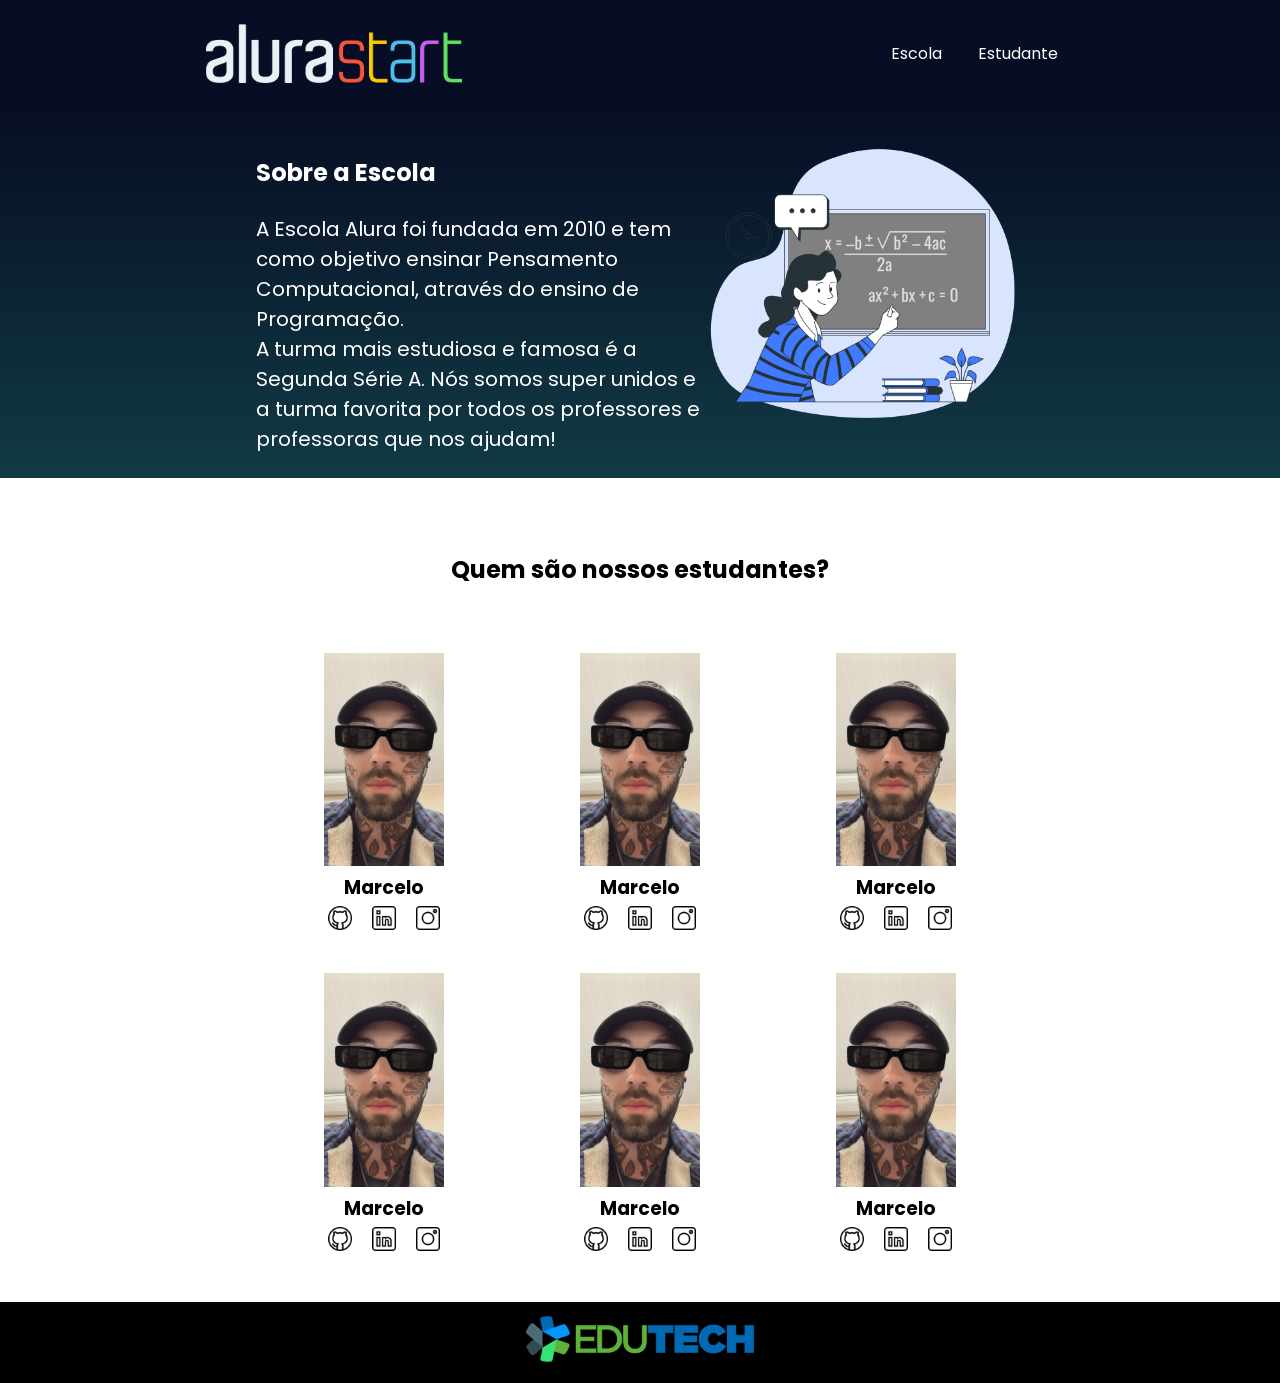
<file: index.html>
<!DOCTYPE html>
<html lang="en">

<head>
    <meta charset="UTF-8">
    <meta http-equiv="X-UA-Compatible" content="IE=edge">
    <meta name="viewport" content="width=device-width, initial-scale=1.0">
    <title>Site do Alura</title>
    <link rel="stylesheet" href="style.css">
    <link rel="preconnect" href="https://fonts.googleapis.com">
    <link rel="preconnect" href="https://fonts.gstatic.com" crossorigin>
    <link href="https://fonts.googleapis.com/css2?family=Poppins&display=swap" rel="stylesheet">
</head>

<body>

    <header class="cabecalho">

        <img class="cabecalho-imagem" src="alurastart logo.png" alt="logo da alura start">
        <ul class="cabecalho-lista">
            <li class="cabecalho-lista-item"><a href="#escola">Escola</a></li>
            <li class="cabecalho-lista-item"><a href="#estudante">Estudante</a></li>
        </ul>

    </header>

    <section id="escola">
        <div class="escola-div-conteudo">
            <h2 class="escola-titulo">Sobre a Escola</h2>
            <p class="escola-texto-um">A Escola Alura foi fundada em 2010 e tem como objetivo ensinar Pensamento
                Computacional, através do ensino de Programação.</p>
            <p class="escola-texto-dois">A turma mais estudiosa e famosa é a Segunda Série A. Nós somos super unidos e a
                turma favorita por todos os professores e professoras que nos ajudam!</p>
        </div>
        <img class="escola-imagem" src="Formula-bro.png" alt="imagem que representa uma professora em sala de aula">
    </section>

    <section id="estudante">
        <h2 class="estudante-titulo">Quem são nossos estudantes?</h2>
        <div class="estudante-todos">
            <span></span>
            <div class="estudante-div">
                <img class="estudante-imagem" src="Marcelo.jpeg" alt="foto do marcelo">
                <h3 class="estudante-nome">Marcelo</h3>
                <a href="https://github.com/marcelopaludetto"><img class="estudante-icone" src="github.png"
                        alt="icone github"></a>
                <a href="https://linkedin.com/marcelopaludetto"><img class="estudante-icone" src="linkedin.png"
                        alt="icone linkedin"></a>
                <a href="https://instagram.com/marcelopaludetto"><img class="estudante-icone" src="instagram.png"
                        alt="icone instagram"></a>
            </div>

            <div class="estudante-div">
                <img class="estudante-imagem" src="Marcelo.jpeg" alt="foto do marcelo">
                <h3 class="estudante-nome">Marcelo</h3>
                <a href="https://github.com/marcelopaludetto"><img class="estudante-icone" src="github.png"
                        alt="icone github"></a>
                <a href="https://linkedin.com/marcelopaludetto"><img class="estudante-icone" src="linkedin.png"
                        alt="icone linkedin"></a>
                <a href="https://instagram.com/marcelopaludetto"><img class="estudante-icone" src="instagram.png"
                        alt="icone instagram"></a>
            </div>

            <div class="estudante-div">
                <img class="estudante-imagem" src="Marcelo.jpeg" alt="foto do marcelo">
                <h3 class="estudante-nome">Marcelo</h3>
                <a href="https://github.com/marcelopaludetto"><img class="estudante-icone" src="github.png"
                        alt="icone github"></a>
                <a href="https://linkedin.com/marcelopaludetto"><img class="estudante-icone" src="linkedin.png"
                        alt="icone linkedin"></a>
                <a href="https://instagram.com/marcelopaludetto"><img class="estudante-icone" src="instagram.png"
                        alt="icone instagram"></a>
            </div>

            <span></span>
            <span></span>

            <div class="estudante-div">
                <img class="estudante-imagem" src="Marcelo.jpeg" alt="foto do marcelo">
                <h3 class="estudante-nome">Marcelo</h3>
                <a href="https://github.com/marcelopaludetto"><img class="estudante-icone" src="github.png"
                        alt="icone github"></a>
                <a href="https://linkedin.com/marcelopaludetto"><img class="estudante-icone" src="linkedin.png"
                        alt="icone linkedin"></a>
                <a href="https://instagram.com/marcelopaludetto"><img class="estudante-icone" src="instagram.png"
                        alt="icone instagram"></a>
            </div>

            <div class="estudante-div">
                <img class="estudante-imagem" src="Marcelo.jpeg" alt="foto do marcelo">
                <h3 class="estudante-nome">Marcelo</h3>
                <a href="https://github.com/marcelopaludetto"><img class="estudante-icone" src="github.png"
                        alt="icone github"></a>
                <a href="https://linkedin.com/marcelopaludetto"><img class="estudante-icone" src="linkedin.png"
                        alt="icone linkedin"></a>
                <a href="https://instagram.com/marcelopaludetto"><img class="estudante-icone" src="instagram.png"
                        alt="icone instagram"></a>
            </div>

            <div class="estudante-div">
                <img class="estudante-imagem" src="Marcelo.jpeg" alt="foto do marcelo">
                <h3 class="estudante-nome">Marcelo</h3>
                <a href="https://github.com/marcelopaludetto"><img class="estudante-icone" src="github.png"
                        alt="icone github"></a>
                <a href="https://linkedin.com/marcelopaludetto"><img class="estudante-icone" src="linkedin.png"
                        alt="icone linkedin"></a>
                <a href="https://instagram.com/marcelopaludetto"><img class="estudante-icone" src="instagram.png"
                        alt="icone instagram"></a>
            </div>

            <span></span>
            <span></span>


        </div>
    </section>
    
    <footer class="rodape">
        <a href="https://www.educacao.pr.gov.br/programacao"><img class="rodape-imagem" src="edutech.png" alt="logo da alura start">
        </a>
    </footer>
</body>

</html>
</file>
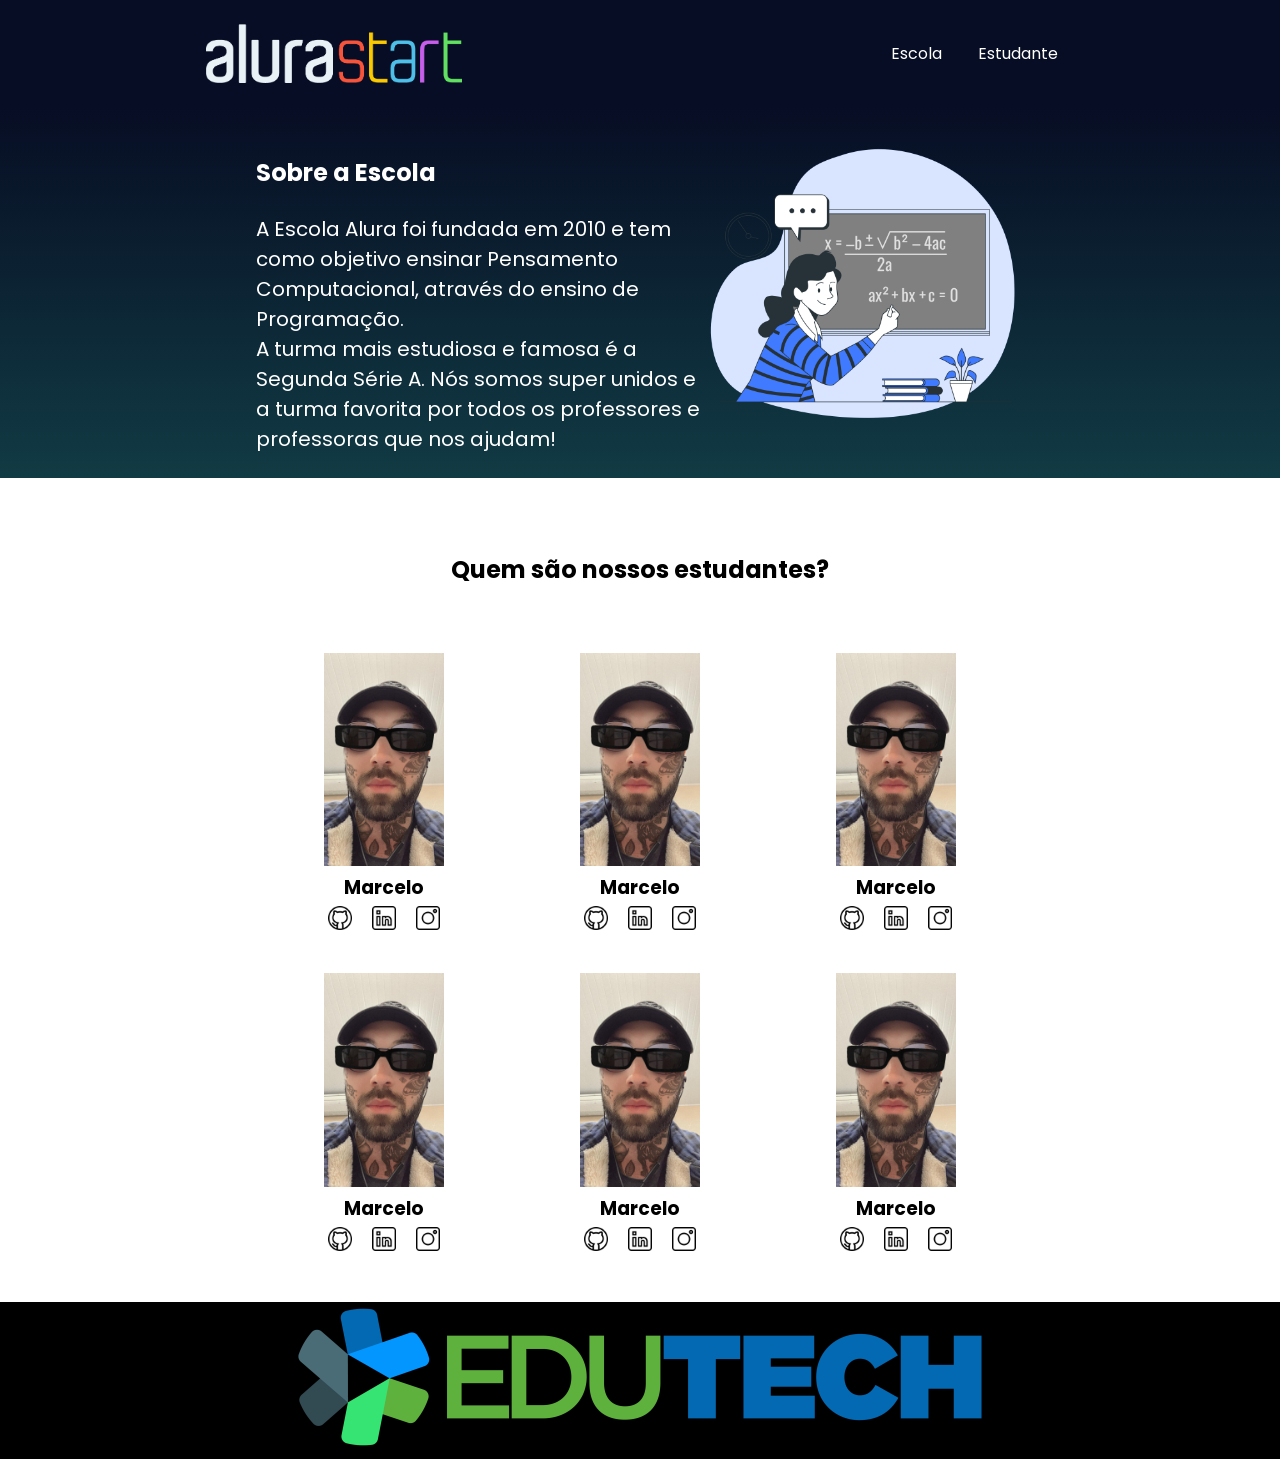
<file: Site-do-Alura/index.html>
<!DOCTYPE html>
<html lang="en">

<head>
    <meta charset="UTF-8">
    <meta http-equiv="X-UA-Compatible" content="IE=edge">
    <meta name="viewport" content="width=device-width, initial-scale=1.0">
    <title>Site do Alura</title>
    <link rel="stylesheet" href="style.css">
    <link rel="preconnect" href="https://fonts.googleapis.com">
    <link rel="preconnect" href="https://fonts.gstatic.com" crossorigin>
    <link href="https://fonts.googleapis.com/css2?family=Poppins&display=swap" rel="stylesheet">
</head>

<body>

    <header class="cabecalho">

        <img class="cabecalho-imagem" src="img/alurastart logo.png" alt="logo da alura start">
        <ul class="cabecalho-lista">
            <li class="cabecalho-lista-item"><a href="#escola">Escola</a></li>
            <li class="cabecalho-lista-item"><a href="#estudante">Estudante</a></li>
        </ul>

    </header>

    <section id="escola">
        <div class="escola-div-conteudo">
            <h2 class="escola-titulo">Sobre a Escola</h2>
            <p class="escola-texto-um">A Escola Alura foi fundada em 2010 e tem como objetivo ensinar Pensamento
                Computacional, através do ensino de Programação.</p>
            <p class="escola-texto-dois">A turma mais estudiosa e famosa é a Segunda Série A. Nós somos super unidos e a
                turma favorita por todos os professores e professoras que nos ajudam!</p>
        </div>
        <img class="escola-imagem" src="img/Formula-bro.png" alt="imagem que representa uma professora em sala de aula">
    </section>

    <section id="estudante">
        <h2 class="estudante-titulo">Quem são nossos estudantes?</h2>
        <div class="estudante-todos">
            <span></span>
            <div class="estudante-div">
                <img class="estudante-imagem" src="img/Marcelo.jpeg" alt="foto do marcelo">
                <h3 class="estudante-nome">Marcelo</h3>
                <a href="https://github.com/marcelopaludetto"><img class="estudante-icone" src="img/github.png"
                        alt="icone github"></a>
                <a href="https://linkedin.com/marcelopaludetto"><img class="estudante-icone" src="img/linkedin.png"
                        alt="icone linkedin"></a>
                <a href="https://instagram.com/marcelopaludetto"><img class="estudante-icone" src="img/instagram.png"
                        alt="icone instagram"></a>
            </div>

            <div class="estudante-div">
                <img class="estudante-imagem" src="img/Marcelo.jpeg" alt="foto do marcelo">
                <h3 class="estudante-nome">Marcelo</h3>
                <a href="https://github.com/marcelopaludetto"><img class="estudante-icone" src="img/github.png"
                        alt="icone github"></a>
                <a href="https://linkedin.com/marcelopaludetto"><img class="estudante-icone" src="img/linkedin.png"
                        alt="icone linkedin"></a>
                <a href="https://instagram.com/marcelopaludetto"><img class="estudante-icone" src="img/instagram.png"
                        alt="icone instagram"></a>
            </div>

            <div class="estudante-div">
                <img class="estudante-imagem" src="img/Marcelo.jpeg" alt="foto do marcelo">
                <h3 class="estudante-nome">Marcelo</h3>
                <a href="https://github.com/marcelopaludetto"><img class="estudante-icone" src="img/github.png"
                        alt="icone github"></a>
                <a href="https://linkedin.com/marcelopaludetto"><img class="estudante-icone" src="img/linkedin.png"
                        alt="icone linkedin"></a>
                <a href="https://instagram.com/marcelopaludetto"><img class="estudante-icone" src="img/instagram.png"
                        alt="icone instagram"></a>
            </div>

            <span></span>
            <span></span>

            <div class="estudante-div">
                <img class="estudante-imagem" src="img/Marcelo.jpeg" alt="foto do marcelo">
                <h3 class="estudante-nome">Marcelo</h3>
                <a href="https://github.com/marcelopaludetto"><img class="estudante-icone" src="img/github.png"
                        alt="icone github"></a>
                <a href="https://linkedin.com/marcelopaludetto"><img class="estudante-icone" src="img/linkedin.png"
                        alt="icone linkedin"></a>
                <a href="https://instagram.com/marcelopaludetto"><img class="estudante-icone" src="img/instagram.png"
                        alt="icone instagram"></a>
            </div>

            <div class="estudante-div">
                <img class="estudante-imagem" src="img/Marcelo.jpeg" alt="foto do marcelo">
                <h3 class="estudante-nome">Marcelo</h3>
                <a href="https://github.com/marcelopaludetto"><img class="estudante-icone" src="img/github.png"
                        alt="icone github"></a>
                <a href="https://linkedin.com/marcelopaludetto"><img class="estudante-icone" src="img/linkedin.png"
                        alt="icone linkedin"></a>
                <a href="https://instagram.com/marcelopaludetto"><img class="estudante-icone" src="img/instagram.png"
                        alt="icone instagram"></a>
            </div>

            <div class="estudante-div">
                <img class="estudante-imagem" src="img/Marcelo.jpeg" alt="foto do marcelo">
                <h3 class="estudante-nome">Marcelo</h3>
                <a href="https://github.com/marcelopaludetto"><img class="estudante-icone" src="img/github.png"
                        alt="icone github"></a>
                <a href="https://linkedin.com/marcelopaludetto"><img class="estudante-icone" src="img/linkedin.png"
                        alt="icone linkedin"></a>
                <a href="https://instagram.com/marcelopaludetto"><img class="estudante-icone" src="img/instagram.png"
                        alt="icone instagram"></a>
            </div>

            <span></span>
            <span></span>


        </div>
    </section>
    
    <footer class="rodape">
        <a href="https://www.educacao.pr.gov.br/programacao"><img class="img/rodape-imagem" src="img/edutech.png" alt="logo da alura start">
        </a>
    </footer>
</body>

</html>
</file>
<file: style.css>
*{
    margin: 0;
    padding: 0;
}
body {
    font-family: 'Poppins', sans-serif;
}
.cabecalho {
    background-color: #070d24;
    color: white;
    display: flex;
    justify-content: space-around;
    align-items: center;
    padding: 24px 0;
}

.cabecalho-imagem{
    width: 20%;
}

.cabecalho-lista-item{
    display: inline-block;
    margin: 0 16px;
    font-size: 16px;
}

.cabecalho-lista-item a{
    text-decoration: none; 
    color: white;
}

#escola{
    background-image: linear-gradient(#070d24,#113b44);
    color:white;
    display: flex;
    justify-content: center;
    align-items: center;
    padding: 24px 0;
}

.escola-div-conteudo{
    width: 35%;
}

.escola-titulo{
    padding: 24px 0;
}

.escola-texto-um{
    font-size: 20px;
}

.escola-texto-dois{
    font-size: 20px;
}

.escola-imagem{
    width: 25%;
}

#estudante{
    padding: 24px 0;
}


.estudante-imagem{
    width: 120px;
}

.estudante-icone{
    width: 24px;
    padding: 4px 8px;
}

.estudante-div{
    text-align: center;
    padding: 16px 0;
}

.estudante-titulo{
    text-align: center;
    padding: 50px 0;
}

.estudante-todos{
    display: grid;
    grid-template-columns: 20% 20% 20% 20% 20%;
}

.rodape{
    background-color: black;
    text-align: center;
}

.rodape-imagem{
    height: 50px;
    padding: 12px 0px;
}
</file>
<file: Site-do-Alura/style.css>
*{
    margin: 0;
    padding: 0;
}
body {
    font-family: 'Poppins', sans-serif;
}
.cabecalho {
    background-color: #070d24;
    color: white;
    display: flex;
    justify-content: space-around;
    align-items: center;
    padding: 24px 0;
}

.cabecalho-imagem{
    width: 20%;
}

.cabecalho-lista-item{
    display: inline-block;
    margin: 0 16px;
    font-size: 16px;
}

.cabecalho-lista-item a{
    text-decoration: none; 
    color: white;
}

#escola{
    background-image: linear-gradient(#070d24,#113b44);
    color:white;
    display: flex;
    justify-content: center;
    align-items: center;
    padding: 24px 0;
}

.escola-div-conteudo{
    width: 35%;
}

.escola-titulo{
    padding: 24px 0;
}

.escola-texto-um{
    font-size: 20px;
}

.escola-texto-dois{
    font-size: 20px;
}

.escola-imagem{
    width: 25%;
}

#estudante{
    padding: 24px 0;
}


.estudante-imagem{
    width: 120px;
}

.estudante-icone{
    width: 24px;
    padding: 4px 8px;
}

.estudante-div{
    text-align: center;
    padding: 16px 0;
}

.estudante-titulo{
    text-align: center;
    padding: 50px 0;
}

.estudante-todos{
    display: grid;
    grid-template-columns: 20% 20% 20% 20% 20%;
}

.rodape{
    background-color: black;
    text-align: center;
}

.rodape-imagem{
    height: 50px;
    padding: 12px 0px;
}
</file>
